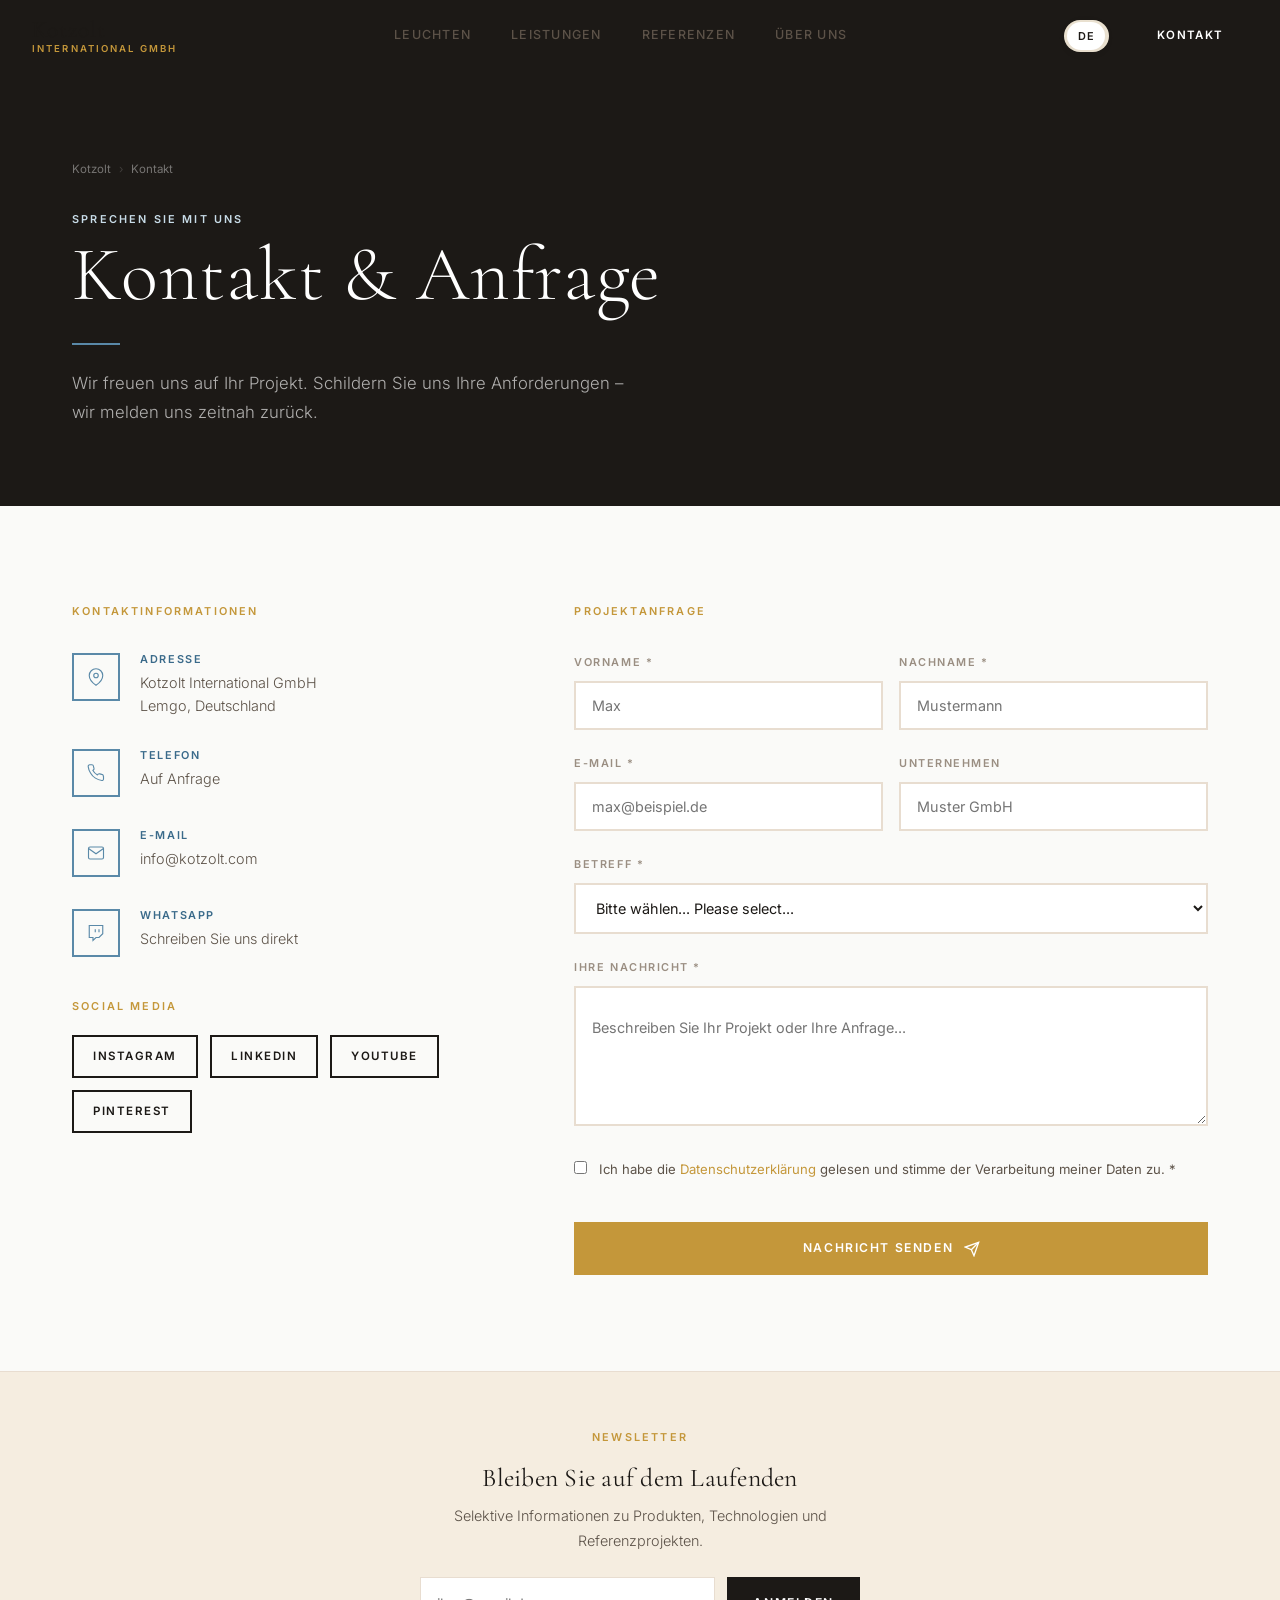
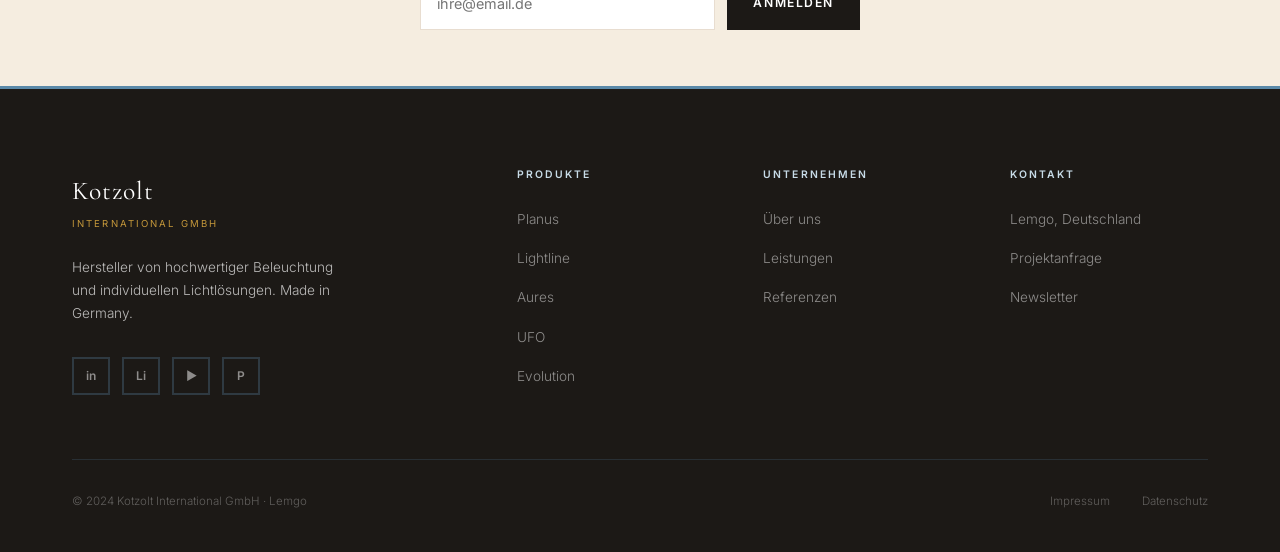
<file: kontakt.html>
<!DOCTYPE html>
<html lang="de" class="lang-de">
<head>
  <meta charset="UTF-8" />
  <meta name="viewport" content="width=device-width, initial-scale=1.0" />
  <title>Kontakt — Kotzolt International GmbH</title>
  <meta name="description" content="Kontaktieren Sie Kotzolt International GmbH für Projektanfragen, Beratung und individuelle Lichtlösungen." />
  <link rel="stylesheet" href="css/style.css" />
</head>
<body>

<!-- Scroll Progress -->
<div class="scroll-progress" id="scrollProgress"></div>

<nav class="mobile-nav" role="dialog">
  <button class="mobile-close" style="position:absolute;top:2rem;right:2rem;font-size:1.5rem;color:var(--text-primary);">✕</button>
  <a href="index.html"><span data-lang="de">Startseite</span><span data-lang="en">Home</span></a>
  <a href="produkte.html"><span data-lang="de">Leuchten</span><span data-lang="en">Products</span></a>
  <a href="leistungen.html"><span data-lang="de">Leistungen</span><span data-lang="en">Services</span></a>
  <a href="referenzen.html"><span data-lang="de">Referenzen</span><span data-lang="en">References</span></a>
  <a href="ueber-uns.html"><span data-lang="de">Über uns</span><span data-lang="en">About</span></a>
  <a href="kontakt.html"><span data-lang="de">Kontakt</span><span data-lang="en">Contact</span></a>
</nav>

<header class="site-header">
  <div class="nav-inner">
    <a href="index.html" class="nav-logo">
      <span class="logo-name">Kotzolt</span>
      <span class="logo-tagline">International GmbH</span>
    </a>
    <nav class="nav-links">
      <a href="produkte.html"><span data-lang="de">Leuchten</span><span data-lang="en">Products</span></a>
      <a href="leistungen.html"><span data-lang="de">Leistungen</span><span data-lang="en">Services</span></a>
      <a href="referenzen.html"><span data-lang="de">Referenzen</span><span data-lang="en">References</span></a>
      <a href="ueber-uns.html"><span data-lang="de">Über uns</span><span data-lang="en">About</span></a>
    </nav>
    <div class="nav-right">
      <div class="lang-switch">
        <button class="lang-btn" data-lang="de">DE</button>
        <button class="lang-btn" data-lang="en">EN</button>
      </div>
      <a href="kontakt.html" class="btn-contact active">
        <span data-lang="de">Kontakt</span><span data-lang="en">Contact</span>
      </a>
      <button class="nav-hamburger" aria-label="Menü">
        <span></span><span></span><span></span>
      </button>
    </div>
  </div>
</header>

<section class="page-hero">
  <div class="container">
    <div class="page-hero-content">
      <nav class="breadcrumb">
        <a href="index.html">Kotzolt</a>
        <span class="breadcrumb-sep">›</span>
        <span><span data-lang="de">Kontakt</span><span data-lang="en">Contact</span></span>
      </nav>
      <span class="label">
        <span data-lang="de">Sprechen Sie mit uns</span>
        <span data-lang="en">Talk to us</span>
      </span>
      <h1>
        <span data-lang="de">Kontakt &amp; Anfrage</span>
        <span data-lang="en">Contact &amp; Inquiry</span>
      </h1>
      <div class="divider"></div>
      <p>
        <span data-lang="de">Wir freuen uns auf Ihr Projekt. Schildern Sie uns Ihre Anforderungen – wir melden uns zeitnah zurück.</span>
        <span data-lang="en">We look forward to your project. Describe your requirements to us – we will get back to you promptly.</span>
      </p>
    </div>
  </div>
</section>

<section class="section">
  <div class="container">
    <div class="contact-grid">

      <!-- Contact Info -->
      <div class="fade-in">
        <span class="label" style="display:block;margin-bottom:2rem;">
          <span data-lang="de">Kontaktinformationen</span>
          <span data-lang="en">Contact Information</span>
        </span>

        <div class="contact-info-item">
          <div class="contact-icon">
            <svg viewBox="0 0 24 24"><path d="M21 10c0 7-9 13-9 13s-9-6-9-13a9 9 0 0 1 18 0z"/><circle cx="12" cy="10" r="3"/></svg>
          </div>
          <div>
            <h4>
              <span data-lang="de">Adresse</span>
              <span data-lang="en">Address</span>
            </h4>
            <p>
              Kotzolt International GmbH<br>
              Lemgo, Deutschland
            </p>
          </div>
        </div>

        <div class="contact-info-item">
          <div class="contact-icon">
            <svg viewBox="0 0 24 24"><path d="M22 16.92v3a2 2 0 0 1-2.18 2 19.79 19.79 0 0 1-8.63-3.07A19.5 19.5 0 0 1 4.69 12 19.79 19.79 0 0 1 1.61 3.42 2 2 0 0 1 3.58 1h3a2 2 0 0 1 2 1.72c.127.96.361 1.903.7 2.81a2 2 0 0 1-.45 2.11L7.91 8.54a16 16 0 0 0 6 6l.92-.92a2 2 0 0 1 2.11-.45c.907.339 1.85.573 2.81.7A2 2 0 0 1 21.73 16l.19.92z"/></svg>
          </div>
          <div>
            <h4>
              <span data-lang="de">Telefon</span>
              <span data-lang="en">Phone</span>
            </h4>
            <p>
              <a href="tel:+495261">
                <span data-lang="de">Auf Anfrage</span>
                <span data-lang="en">On request</span>
              </a>
            </p>
          </div>
        </div>

        <div class="contact-info-item">
          <div class="contact-icon">
            <svg viewBox="0 0 24 24"><path d="M4 4h16c1.1 0 2 .9 2 2v12c0 1.1-.9 2-2 2H4c-1.1 0-2-.9-2-2V6c0-1.1.9-2 2-2z"/><polyline points="22,6 12,13 2,6"/></svg>
          </div>
          <div>
            <h4>E-Mail</h4>
            <p>
              <a href="mailto:info@kotzolt.com">info@kotzolt.com</a>
            </p>
          </div>
        </div>

        <div class="contact-info-item">
          <div class="contact-icon">
            <svg viewBox="0 0 24 24"><path d="M21 2H3v16h5v4l4-4h4l5-5V2zm-10 9V7m5 4V7"/></svg>
          </div>
          <div>
            <h4>WhatsApp</h4>
            <p>
              <span data-lang="de">Schreiben Sie uns direkt</span>
              <span data-lang="en">Write to us directly</span>
            </p>
          </div>
        </div>

        <div style="margin-top:2.5rem;">
          <span class="label" style="display:block;margin-bottom:1.25rem;">
            <span data-lang="de">Social Media</span>
            <span data-lang="en">Social Media</span>
          </span>
          <div style="display:flex;gap:.75rem;flex-wrap:wrap;">
            <a href="https://www.instagram.com" target="_blank" rel="noopener" class="btn btn-outline" style="font-size:.72rem;padding:.6rem 1.2rem;">Instagram</a>
            <a href="https://www.linkedin.com" target="_blank" rel="noopener" class="btn btn-outline" style="font-size:.72rem;padding:.6rem 1.2rem;">LinkedIn</a>
            <a href="https://www.youtube.com/@kotzolt6738" target="_blank" rel="noopener" class="btn btn-outline" style="font-size:.72rem;padding:.6rem 1.2rem;">YouTube</a>
            <a href="https://www.pinterest.com" target="_blank" rel="noopener" class="btn btn-outline" style="font-size:.72rem;padding:.6rem 1.2rem;">Pinterest</a>
          </div>
        </div>
      </div>

      <!-- Contact Form -->
      <div class="fade-in fade-in-delay-1">
        <span class="label" style="display:block;margin-bottom:2rem;">
          <span data-lang="de">Projektanfrage</span>
          <span data-lang="en">Project Inquiry</span>
        </span>

        <form id="contactForm" novalidate>
          <div class="form-row">
            <div class="form-group">
              <label for="firstName">
                <span data-lang="de">Vorname *</span>
                <span data-lang="en">First name *</span>
              </label>
              <input type="text" id="firstName" name="firstName" required
                placeholder="Max" />
            </div>
            <div class="form-group">
              <label for="lastName">
                <span data-lang="de">Nachname *</span>
                <span data-lang="en">Last name *</span>
              </label>
              <input type="text" id="lastName" name="lastName" required
                placeholder="Mustermann" />
            </div>
          </div>

          <div class="form-row">
            <div class="form-group">
              <label for="email">E-Mail *</label>
              <input type="email" id="email" name="email" required
                placeholder="max@beispiel.de" />
            </div>
            <div class="form-group">
              <label for="company">
                <span data-lang="de">Unternehmen</span>
                <span data-lang="en">Company</span>
              </label>
              <input type="text" id="company" name="company"
                placeholder="Muster GmbH" />
            </div>
          </div>

          <div class="form-group">
            <label for="subject">
              <span data-lang="de">Betreff *</span>
              <span data-lang="en">Subject *</span>
            </label>
            <select id="subject" name="subject" required>
              <option value="" disabled selected>
                <span data-lang="de">Bitte wählen...</span>
                <span data-lang="en">Please select...</span>
              </option>
              <option value="produkt"><span data-lang="de">Produktanfrage</span><span data-lang="en">Product inquiry</span></option>
              <option value="projekt"><span data-lang="de">Projektberatung</span><span data-lang="en">Project consultation</span></option>
              <option value="sanierung"><span data-lang="de">Leuchtensanierung</span><span data-lang="en">Luminaire renovation</span></option>
              <option value="sonder"><span data-lang="de">Sonderanfertigung</span><span data-lang="en">Custom solution</span></option>
              <option value="karriere"><span data-lang="de">Karriere</span><span data-lang="en">Careers</span></option>
              <option value="sonstiges"><span data-lang="de">Sonstiges</span><span data-lang="en">Other</span></option>
            </select>
          </div>

          <div class="form-group">
            <label for="message">
              <span data-lang="de">Ihre Nachricht *</span>
              <span data-lang="en">Your message *</span>
            </label>
            <textarea id="message" name="message" required
              placeholder="&#10;Beschreiben Sie Ihr Projekt oder Ihre Anfrage...&#10;"></textarea>
          </div>

          <div class="form-group" style="display:flex;align-items:flex-start;gap:.75rem;">
            <input type="checkbox" id="privacy" name="privacy" required
              style="width:auto;margin-top:.2rem;accent-color:var(--gold);" />
            <label for="privacy" style="text-transform:none;letter-spacing:0;font-size:.82rem;color:var(--text-secondary);font-weight:400;">
              <span data-lang="de">Ich habe die <a href="#" style="color:var(--gold);">Datenschutzerklärung</a> gelesen und stimme der Verarbeitung meiner Daten zu. *</span>
              <span data-lang="en">I have read the <a href="#" style="color:var(--gold);">Privacy Policy</a> and consent to the processing of my data. *</span>
            </label>
          </div>

          <button type="submit" class="btn btn-gold" style="width:100%;justify-content:center;margin-top:.5rem;">
            <span data-lang="de">Nachricht senden</span>
            <span data-lang="en">Send message</span>
            <svg viewBox="0 0 24 24" stroke="currentColor" fill="none" stroke-width="2" style="width:16px;height:16px;">
              <line x1="22" y1="2" x2="11" y2="13"/><polygon points="22 2 15 22 11 13 2 9 22 2"/>
            </svg>
          </button>
        </form>
      </div>

    </div>
  </div>
</section>

<!-- Newsletter -->
<section class="section-sm" style="background:var(--bg-warm);border-top:1px solid var(--border);">
  <div class="container" style="text-align:center;max-width:560px;margin:0 auto;">
    <span class="label fade-in" style="display:block;margin-bottom:1rem;">Newsletter</span>
    <h3 class="fade-in fade-in-delay-1" style="margin-bottom:.75rem;font-size:1.6rem;">
      <span data-lang="de">Bleiben Sie auf dem Laufenden</span>
      <span data-lang="en">Stay up to date</span>
    </h3>
    <p class="fade-in fade-in-delay-2" style="color:var(--text-secondary);font-size:.9rem;font-weight:300;margin-bottom:1.5rem;">
      <span data-lang="de">Selektive Informationen zu Produkten, Technologien und Referenzprojekten.</span>
      <span data-lang="en">Selective information on products, technologies and reference projects.</span>
    </p>
    <form class="fade-in fade-in-delay-3" style="display:flex;gap:.75rem;max-width:440px;margin:0 auto;" onsubmit="return false;">
      <input type="email" placeholder="ihre@email.de" style="flex:1;padding:.875rem 1rem;border:1px solid var(--border);border-radius:var(--radius);font-family:var(--font-sans);font-size:.9rem;background:var(--white);outline:none;" />
      <button type="submit" class="btn btn-primary" style="white-space:nowrap;padding:.875rem 1.5rem;">
        <span data-lang="de">Anmelden</span>
        <span data-lang="en">Subscribe</span>
      </button>
    </form>
  </div>
</section>

<footer class="site-footer">
  <div class="container">
    <div class="footer-grid">
      <div class="footer-brand">
        <div class="logo-name">Kotzolt</div>
        <div class="logo-sub">International GmbH</div>
        <p><span data-lang="de">Hersteller von hochwertiger Beleuchtung und individuellen Lichtlösungen. Made in Germany.</span><span data-lang="en">Manufacturer of high-quality lighting and individual light solutions. Made in Germany.</span></p>
        <div class="footer-social">
          <a href="#" class="social-icon">in</a>
          <a href="#" class="social-icon">Li</a>
          <a href="#" class="social-icon">▶</a>
          <a href="#" class="social-icon">P</a>
        </div>
      </div>
      <div class="footer-col">
        <h5><span data-lang="de">Produkte</span><span data-lang="en">Products</span></h5>
        <ul>
          <li><a href="produkte.html">Planus</a></li>
          <li><a href="produkte.html">Lightline</a></li>
          <li><a href="produkte.html">Aures</a></li>
          <li><a href="produkte.html">UFO</a></li>
          <li><a href="produkte.html">Evolution</a></li>
        </ul>
      </div>
      <div class="footer-col">
        <h5><span data-lang="de">Unternehmen</span><span data-lang="en">Company</span></h5>
        <ul>
          <li><a href="ueber-uns.html"><span data-lang="de">Über uns</span><span data-lang="en">About us</span></a></li>
          <li><a href="leistungen.html"><span data-lang="de">Leistungen</span><span data-lang="en">Services</span></a></li>
          <li><a href="referenzen.html"><span data-lang="de">Referenzen</span><span data-lang="en">References</span></a></li>
        </ul>
      </div>
      <div class="footer-col">
        <h5><span data-lang="de">Kontakt</span><span data-lang="en">Contact</span></h5>
        <ul>
          <li><a href="kontakt.html">Lemgo, Deutschland</a></li>
          <li><a href="kontakt.html"><span data-lang="de">Projektanfrage</span><span data-lang="en">Project inquiry</span></a></li>
          <li><a href="kontakt.html">Newsletter</a></li>
        </ul>
      </div>
    </div>
    <div class="footer-bottom">
      <span>© 2024 Kotzolt International GmbH · Lemgo</span>
      <div class="footer-legal">
        <a href="#"><span data-lang="de">Impressum</span><span data-lang="en">Legal Notice</span></a>
        <a href="#"><span data-lang="de">Datenschutz</span><span data-lang="en">Privacy Policy</span></a>
      </div>
    </div>
  </div>
</footer>

<script src="js/main.js"></script>
</body>
</html>
</file>
<file: css/style.css>
/* ============================================================
   KOTZOLT — Premium Design · v2
   Scroll-Effekte · Parallax · Kalte Grenzen · Starke Schatten
   ============================================================ */

@import url('https://fonts.googleapis.com/css2?family=Cormorant+Garamond:ital,wght@0,300;0,400;0,500;0,600;1,300;1,400&family=Inter:wght@300;400;500;600&display=swap');

/* ── Variables ─────────────────────────────────────────────── */
:root {
  --bg-primary:    #FAFAF8;
  --bg-warm:       #F5EDE0;
  --bg-cream:      #EDE4D3;
  --bg-card:       #FDFCF9;
  --text-primary:  #1C1916;
  --text-secondary:#5C5248;
  --text-muted:    #9A8E82;
  --gold:          #C4973A;
  --gold-light:    #D4B060;
  --gold-pale:     #F0E4C8;
  --gold-dark:     #9B7520;
  --cold:          #5A89A8;
  --cold-dark:     #3A6A8A;
  --cold-pale:     #C8DCE8;
  --border:        #E8DDD0;
  --border-light:  #F0EAE0;
  --white:         #FFFFFF;
  --shadow-hard:   10px 10px 0 var(--text-primary);
  --shadow-cold:   10px 10px 0 var(--cold-dark);
  --shadow-strong: 0 30px 90px rgba(28,25,22,.22);
  --shadow-sm:     0 2px 12px rgba(28,25,22,.06);
  --shadow-md:     0 6px 30px rgba(28,25,22,.10);
  --radius:        0px;
  --transition:    .38s cubic-bezier(.4,0,.2,1);
  --font-serif:    'Cormorant Garamond', Georgia, serif;
  --font-sans:     'Inter', system-ui, sans-serif;
}

/* ── Reset ──────────────────────────────────────────────────── */
*, *::before, *::after { box-sizing: border-box; margin: 0; padding: 0; }
html { font-size: 16px; scroll-behavior: smooth; -webkit-font-smoothing: antialiased; }
body { font-family: var(--font-sans); background: var(--bg-primary); color: var(--text-primary); line-height: 1.7; overflow-x: hidden; }
img  { max-width: 100%; display: block; }
a    { color: inherit; text-decoration: none; }
ul   { list-style: none; }
button { cursor: pointer; border: none; background: none; font: inherit; }

/* ── Typography ─────────────────────────────────────────────── */
h1, h2, h3, h4, h5 { font-family: var(--font-serif); font-weight: 400; line-height: 1.15; letter-spacing: .01em; }
h1 { font-size: clamp(2.8rem, 6vw, 5.5rem); }
h2 { font-size: clamp(2rem, 4vw, 3.4rem); }
h3 { font-size: clamp(1.4rem, 2.2vw, 2rem); }
h4 { font-size: 1.2rem; }
.label { font-family: var(--font-sans); font-size: .68rem; font-weight: 600; letter-spacing: .2em; text-transform: uppercase; color: var(--gold); }

/* ── Layout ─────────────────────────────────────────────────── */
.container  { max-width: 1200px; margin: 0 auto; padding: 0 2rem; }
.section    { padding: 6rem 0; }
.section-sm { padding: 3.5rem 0; }
.section-lg { padding: 9rem 0; }

/* ── Divider ────────────────────────────────────────────────── */
.divider        { width: 48px; height: 2px; background: var(--gold); margin: 1.5rem 0; }
.divider-center { margin: 1.5rem auto; }
.divider-cold   { background: var(--cold); }

/* ── Navigation ─────────────────────────────────────────────── */
.site-header { position: fixed; top: 0; left: 0; right: 0; z-index: 100; transition: background var(--transition), box-shadow var(--transition); }
.site-header.scrolled { background: rgba(250,250,248,.96); backdrop-filter: blur(14px); -webkit-backdrop-filter: blur(14px); box-shadow: 0 1px 0 var(--border), var(--shadow-sm); }
.nav-inner { display: flex; align-items: center; justify-content: space-between; height: 72px; padding: 0 2rem; max-width: 1360px; margin: 0 auto; }
.nav-logo { display: flex; flex-direction: column; line-height: 1; }
.nav-logo .logo-name    { font-family: var(--font-serif); font-size: 1.45rem; font-weight: 500; color: var(--text-primary); letter-spacing: .04em; }
.nav-logo .logo-tagline { font-size: .6rem; font-weight: 600; letter-spacing: .22em; text-transform: uppercase; color: var(--gold); margin-top: .12rem; }
.nav-links { display: flex; align-items: center; gap: 2.5rem; }
.nav-links a { font-size: .78rem; font-weight: 500; letter-spacing: .1em; text-transform: uppercase; color: var(--text-secondary); transition: color var(--transition); position: relative; padding-bottom: .2rem; }
.nav-links a::after { content: ''; position: absolute; bottom: 0; left: 0; width: 0; height: 1px; background: var(--cold); transition: width var(--transition); }
.nav-links a:hover, .nav-links a.active { color: var(--text-primary); }
.nav-links a:hover::after, .nav-links a.active::after { width: 100%; }
.nav-right { display: flex; align-items: center; gap: 1.5rem; }
.lang-switch { display: flex; align-items: center; gap: .2rem; background: var(--bg-cream); border-radius: 20px; padding: .15rem .2rem; }
.lang-btn { font-size: .68rem; font-weight: 600; letter-spacing: .1em; padding: .3rem .65rem; border-radius: 16px; color: var(--text-muted); transition: all var(--transition); }
.lang-btn.active { background: var(--white); color: var(--text-primary); box-shadow: var(--shadow-sm); }
.btn-contact { font-size: .72rem; font-weight: 600; letter-spacing: .12em; text-transform: uppercase; padding: .6rem 1.4rem; background: var(--text-primary); color: var(--white); border: 2px solid var(--text-primary); transition: all var(--transition); }
.btn-contact:hover { background: transparent; color: var(--text-primary); }
.nav-hamburger { display: none; flex-direction: column; gap: 5px; padding: .5rem; }
.nav-hamburger span { display: block; width: 24px; height: 1.5px; background: var(--text-primary); transition: all var(--transition); }

/* Mobile nav */
.mobile-nav { display: none; position: fixed; inset: 0; background: var(--bg-primary); z-index: 99; flex-direction: column; align-items: center; justify-content: center; gap: 2rem; }
.mobile-nav.open { display: flex; }
.mobile-nav a { font-family: var(--font-serif); font-size: 2rem; color: var(--text-primary); transition: color var(--transition); }
.mobile-nav a:hover { color: var(--cold); }

/* ── Buttons ─────────────────────────────────────────────────── */
.btn { display: inline-flex; align-items: center; gap: .65rem; font-size: .76rem; font-weight: 600; letter-spacing: .13em; text-transform: uppercase; padding: .9rem 2rem; transition: all var(--transition); border: 2px solid transparent; }
.btn-primary { background: var(--text-primary); color: var(--white); border-color: var(--text-primary); }
.btn-primary:hover { background: var(--cold-dark); border-color: var(--cold-dark); box-shadow: var(--shadow-cold); transform: translate(-2px,-2px); }
.btn-outline { background: transparent; color: var(--text-primary); border-color: var(--text-primary); }
.btn-outline:hover { background: var(--text-primary); color: var(--white); box-shadow: var(--shadow-hard); transform: translate(-2px,-2px); }
.btn-gold { background: var(--gold); color: var(--white); border-color: var(--gold); }
.btn-gold:hover { background: var(--gold-dark); border-color: var(--gold-dark); box-shadow: 10px 10px 0 var(--gold-pale); transform: translate(-2px,-2px); }
.btn-cold { background: var(--cold-dark); color: var(--white); border-color: var(--cold-dark); }
.btn-cold:hover { background: var(--text-primary); border-color: var(--text-primary); box-shadow: var(--shadow-hard); transform: translate(-2px,-2px); }
.btn svg { width: 16px; height: 16px; transition: transform var(--transition); flex-shrink: 0; }
.btn:hover svg { transform: translateX(4px); }

/* ── HERO ────────────────────────────────────────────────────── */
.hero { position: relative; min-height: 100vh; display: flex; align-items: center; overflow: hidden; }
.hero-parallax-bg {
  position: absolute; inset: -25% 0;
  
  background-size: cover; background-position: center;
  will-change: transform;
}
.hero-overlay { position: absolute; inset: 0; background: linear-gradient(105deg, rgba(250,250,248,.94) 0%, rgba(245,237,224,.88) 40%, rgba(237,228,211,.6) 70%, transparent 100%); }
.hero-content { position: relative; z-index: 1; padding-top: 72px; max-width: 780px; }
.hero-content .label { margin-bottom: 1.5rem; display: block; }
.hero-content h1 { font-weight: 300; margin-bottom: 1.5rem; }
.hero-content h1 em { font-style: italic; color: var(--cold-dark); }
.hero-lead { font-size: 1.05rem; color: var(--text-secondary); max-width: 520px; margin-bottom: 2.5rem; font-weight: 300; line-height: 1.75; }
.hero-cta { display: flex; align-items: center; gap: 1.25rem; flex-wrap: wrap; }
.hero-badge { position: absolute; top: 50%; right: 5%; transform: translateY(-50%); display: flex; flex-direction: column; align-items: center; gap: .5rem; border: 2px solid var(--cold); padding: 2rem 1.75rem; background: rgba(255,255,255,.85); backdrop-filter: blur(8px); box-shadow: var(--shadow-cold); }
.hero-badge .badge-num { font-family: var(--font-serif); font-size: 3.5rem; font-weight: 300; color: var(--cold-dark); line-height: 1; }
.hero-badge .badge-label { font-size: .62rem; font-weight: 600; letter-spacing: .18em; text-transform: uppercase; color: var(--text-muted); text-align: center; max-width: 120px; }
.hero-scroll { position: absolute; bottom: 2.5rem; left: 50%; transform: translateX(-50%); display: flex; flex-direction: column; align-items: center; gap: .5rem; color: var(--text-muted); font-size: .6rem; letter-spacing: .22em; text-transform: uppercase; animation: scrollBounce 2.5s ease-in-out infinite; }
.scroll-line { width: 1px; height: 52px; background: linear-gradient(to bottom, var(--cold), transparent); }
@keyframes scrollBounce { 0%,100%{transform:translateX(-50%) translateY(0);opacity:.8} 50%{transform:translateX(-50%) translateY(7px);opacity:.3} }

/* ── Counter Bar ─────────────────────────────────────────────── */
.counter-bar { background: var(--text-primary); }
.counter-grid { display: grid; grid-template-columns: repeat(4, 1fr); border: 2px solid var(--cold); box-shadow: var(--shadow-cold); }
.counter-item { padding: 2.75rem 2rem; text-align: center; border-right: 1px solid rgba(90,137,168,.25); position: relative; }
.counter-item:last-child { border-right: none; }
.counter-item::before { content: ''; position: absolute; top: 0; left: 0; right: 0; height: 2px; background: transparent; transition: background var(--transition); }
.counter-item:hover::before { background: var(--gold); }
.counter-num { font-family: var(--font-serif); font-size: 3.8rem; font-weight: 300; color: var(--gold); line-height: 1; display: block; }
.counter-label { font-size: .62rem; font-weight: 600; letter-spacing: .2em; text-transform: uppercase; color: rgba(255,255,255,.4); margin-top: .75rem; display: block; }

/* ── ARROW INFO LAYOUT ───────────────────────────────────────── */
/* Das Kernstück: Bild ──→ Info oder Info ←── Bild */
.arrow-info-list { display: flex; flex-direction: column; gap: 2px; background: var(--cold); }
.arrow-info {
  display: flex;
  align-items: stretch;
  min-height: 400px;
  background: var(--bg-card);
  overflow: hidden;
  transition: transform var(--transition);
  position: relative;
}
.arrow-info::after {
  content: '';
  position: absolute;
  inset: 0;
  box-shadow: inset 0 0 0 2px var(--cold);
  pointer-events: none;
  opacity: 0;
  transition: opacity var(--transition);
}
.arrow-info:hover::after { opacity: 1; }
.arrow-info:hover { transform: translateX(-4px); box-shadow: 14px 0 0 var(--cold); }
.arrow-info.reverse { flex-direction: row-reverse; }
.arrow-info.reverse:hover { transform: translateX(4px); box-shadow: -14px 0 0 var(--cold); }

.arrow-info-img { width: 46%; flex-shrink: 0; position: relative; overflow: hidden; }
.arrow-info-img img { width: 100%; height: 100%; object-fit: cover; transition: transform 1s ease; display: block; }
.arrow-info:hover .arrow-info-img img { transform: scale(1.07); }
.arrow-img-overlay { position: absolute; inset: 0; background: linear-gradient(to right, transparent 60%, rgba(253,252,249,.2)); pointer-events: none; }
.arrow-info.reverse .arrow-img-overlay { background: linear-gradient(to left, transparent 60%, rgba(253,252,249,.2)); }

.arrow-info-connector {
  width: 80px; flex-shrink: 0;
  display: flex; align-items: center; justify-content: center;
  background: var(--text-primary);
  border-left: 2px solid var(--cold);
  border-right: 2px solid var(--cold);
  position: relative;
}
.arrow-info-connector::before {
  font-family: var(--font-serif);
  font-size: 3rem; font-weight: 300;
  color: var(--gold);
  content: '→';
  line-height: 1;
  display: block;
  transition: transform var(--transition), color var(--transition);
}
.arrow-info:hover .arrow-info-connector::before { transform: scale(1.2); color: var(--cold-pale); }
.arrow-info.reverse .arrow-info-connector::before { content: '←'; }

.arrow-info-body {
  flex: 1;
  padding: 3rem 3.5rem;
  display: flex; flex-direction: column; justify-content: center;
  border-top: 3px solid transparent;
  transition: border-color var(--transition);
}
.arrow-info:hover .arrow-info-body { border-top-color: var(--cold); }
.arrow-info-body .label { margin-bottom: 1rem; display: block; }
.arrow-info-body h3 { font-size: clamp(1.5rem, 2.2vw, 2.1rem); margin-bottom: 1rem; }
.arrow-info-body .divider { margin: 1rem 0 1.25rem; }
.arrow-info-body p { font-size: .88rem; color: var(--text-secondary); font-weight: 300; line-height: 1.8; margin-bottom: .75rem; }
.arrow-info-tags { display: flex; flex-wrap: wrap; gap: .4rem; margin-top: 1.25rem; margin-bottom: 1.5rem; }
.arrow-tag { font-size: .62rem; font-weight: 600; letter-spacing: .12em; text-transform: uppercase; padding: .3rem .75rem; border: 1.5px solid var(--cold-pale); color: var(--cold-dark); }

/* ── Parallax Divider ────────────────────────────────────────── */
.parallax-divider {
  position: relative; overflow: hidden;
  min-height: 420px; display: flex; align-items: center;
}
.parallax-divider-bg {
  position: absolute; inset: -30% 0;
  background-size: cover; background-position: center;
  will-change: transform;
}
.parallax-divider-overlay { position: absolute; inset: 0; }
.parallax-divider-content { position: relative; z-index: 1; color: var(--white); }
.parallax-divider-content blockquote {
  font-family: var(--font-serif); font-size: clamp(1.8rem, 3.5vw, 3rem);
  font-weight: 300; font-style: italic; line-height: 1.35; color: var(--white);
}
.parallax-divider-content blockquote cite {
  display: block; font-family: var(--font-sans); font-style: normal;
  font-size: .72rem; font-weight: 600; letter-spacing: .2em;
  text-transform: uppercase; color: var(--gold-light); margin-top: 1.75rem;
}

/* ── Section Header ─────────────────────────────────────────── */
.section-header { text-align: center; max-width: 640px; margin: 0 auto 4rem; }
.section-header.left { text-align: left; margin-left: 0; }
.section-header .label { display: block; margin-bottom: 1rem; }
.section-header p { color: var(--text-secondary); font-size: 1rem; font-weight: 300; margin-top: 1rem; line-height: 1.75; }

/* ── References enhanced ─────────────────────────────────────── */
.ref-visual-img { width: 100%; height: 100%; object-fit: cover; transition: transform 1s ease; }
.arrow-info:hover .ref-visual-img { transform: scale(1.06); }
.ref-location-badge {
  position: absolute; bottom: 1.5rem; left: 1.5rem;
  background: var(--text-primary); color: var(--gold-light);
  font-size: .62rem; font-weight: 600; letter-spacing: .18em; text-transform: uppercase;
  padding: .45rem 1rem; border: 1px solid var(--cold); z-index: 2;
}

/* ── Services ────────────────────────────────────────────────── */
.service-item { background: var(--bg-card); padding: 3rem 2.5rem; transition: all var(--transition); border: 2px solid transparent; border-bottom: 2px solid var(--cold-pale); }
.service-item:hover { border-color: var(--cold); box-shadow: var(--shadow-cold); transform: translate(-4px,-4px); }
.service-icon { width: 52px; height: 52px; background: var(--text-primary); display: flex; align-items: center; justify-content: center; margin-bottom: 1.75rem; border: 2px solid var(--cold); }
.service-icon svg { width: 22px; height: 22px; stroke: var(--cold-pale); fill: none; stroke-width: 1.5; }
.service-item h3 { font-size: 1.35rem; margin-bottom: .75rem; }
.service-item p { font-size: .875rem; color: var(--text-secondary); font-weight: 300; line-height: 1.75; }
.services-list { display: grid; grid-template-columns: repeat(2, 1fr); gap: 2px; background: var(--cold-pale); }
@media (max-width: 768px) { .services-list { grid-template-columns: 1fr; } }

/* ── CTA Banner ──────────────────────────────────────────────── */
.cta-banner { background: var(--text-primary); position: relative; overflow: hidden; }
.cta-banner-bg { position: absolute; inset: -20% 0; background-size: cover; background-position: center; will-change: transform; }
.cta-banner-overlay { position: absolute; inset: 0; background: rgba(28,25,22,.82); }
.cta-banner-border { position: absolute; inset: 20px; border: 1px solid rgba(90,137,168,.3); pointer-events: none; }
.cta-banner-content { position: relative; z-index: 1; text-align: center; }
.cta-banner-content .label { color: var(--cold-pale); margin-bottom: 1.25rem; display: block; }
.cta-banner-content h2 { color: var(--white); margin-bottom: 1rem; }
.cta-banner-content p { color: rgba(255,255,255,.6); font-size: 1rem; font-weight: 300; max-width: 480px; margin: 0 auto 2.5rem; }

/* ── Product visual (no image) ───────────────────────────────── */
.product-visual-bg {
  width: 100%; height: 100%;
  display: flex; align-items: center; justify-content: center;
  position: relative; overflow: hidden;
  background: var(--bg-cream);
}
.product-visual-bg::before {
  content: '';
  position: absolute; inset: 0;
  background: radial-gradient(ellipse at 50% 30%, rgba(90,137,168,.15) 0%, transparent 65%);
}
.product-visual-bg span { font-size: 5rem; opacity: .22; position: relative; z-index: 1; }

/* ── Page Hero (Unterseiten) ─────────────────────────────────── */
.page-hero { padding: 10rem 0 5rem; position: relative; overflow: hidden; background: var(--text-primary); }
.page-hero-bg { position: absolute; inset: -20% 0; background-size: cover; background-position: center; will-change: transform; opacity: .35; }
.page-hero-overlay { position: absolute; inset: 0; background: linear-gradient(to right, rgba(28,25,22,.9) 0%, rgba(28,25,22,.6) 100%); }
.page-hero-content { position: relative; z-index: 1; }
.page-hero .label { color: var(--cold-pale); margin-bottom: 1rem; }
.page-hero h1 { color: var(--white); font-weight: 300; margin-bottom: 1.25rem; }
.page-hero p { font-size: 1.05rem; color: rgba(255,255,255,.65); font-weight: 300; max-width: 560px; }
.page-hero .divider { background: var(--cold); }

/* ── Breadcrumb ──────────────────────────────────────────────── */
.breadcrumb { display: flex; align-items: center; gap: .5rem; font-size: .72rem; color: rgba(255,255,255,.4); margin-bottom: 1.5rem; }
.breadcrumb a { color: rgba(255,255,255,.4); transition: color var(--transition); }
.breadcrumb a:hover { color: var(--cold-pale); }
.breadcrumb-sep { opacity: .4; }

/* ── Footer ──────────────────────────────────────────────────── */
.site-footer { background: var(--text-primary); color: rgba(255,255,255,.7); padding: 5rem 0 2.5rem; border-top: 3px solid var(--cold); }
.footer-grid { display: grid; grid-template-columns: 2fr 1fr 1fr 1fr; gap: 3rem; margin-bottom: 4rem; }
.footer-brand .logo-name { font-family: var(--font-serif); font-size: 1.6rem; color: var(--white); letter-spacing: .04em; }
.footer-brand .logo-sub  { font-size: .6rem; letter-spacing: .22em; text-transform: uppercase; color: var(--gold); margin-top: .2rem; margin-bottom: 1.5rem; }
.footer-brand p { font-size: .85rem; font-weight: 300; line-height: 1.7; max-width: 280px; }
.footer-social { display: flex; gap: .75rem; margin-top: 2rem; }
.social-icon { width: 38px; height: 38px; border: 2px solid rgba(90,137,168,.3); display: flex; align-items: center; justify-content: center; transition: all var(--transition); font-size: .75rem; font-weight: 600; color: rgba(255,255,255,.5); }
.social-icon:hover { border-color: var(--cold); background: rgba(90,137,168,.15); color: var(--cold-pale); transform: translate(-2px,-2px); box-shadow: 4px 4px 0 var(--cold-dark); }
.footer-col h5 { font-family: var(--font-sans); font-size: .65rem; font-weight: 600; letter-spacing: .2em; text-transform: uppercase; color: var(--cold-pale); margin-bottom: 1.5rem; }
.footer-col ul { display: flex; flex-direction: column; gap: .75rem; }
.footer-col a { font-size: .85rem; font-weight: 300; color: rgba(255,255,255,.5); transition: color var(--transition); }
.footer-col a:hover { color: var(--gold-light); }
.footer-bottom { padding-top: 2rem; border-top: 1px solid rgba(90,137,168,.2); display: flex; justify-content: space-between; align-items: center; font-size: .72rem; font-weight: 300; color: rgba(255,255,255,.3); }
.footer-legal { display: flex; gap: 2rem; }
.footer-legal a { color: rgba(255,255,255,.3); transition: color var(--transition); }
.footer-legal a:hover { color: var(--cold-pale); }

/* ── Contact ─────────────────────────────────────────────────── */
.contact-grid { display: grid; grid-template-columns: 1fr 1.5fr; gap: 5rem; align-items: start; }
.contact-info-item { display: flex; gap: 1.25rem; margin-bottom: 2rem; }
.contact-icon { width: 48px; height: 48px; background: transparent; border: 2px solid var(--cold); display: flex; align-items: center; justify-content: center; flex-shrink: 0; transition: all var(--transition); }
.contact-info-item:hover .contact-icon { background: var(--cold-dark); border-color: var(--cold-dark); box-shadow: var(--shadow-cold); transform: translate(-2px,-2px); }
.contact-icon svg { width: 18px; height: 18px; stroke: var(--cold); fill: none; stroke-width: 1.5; transition: stroke var(--transition); }
.contact-info-item:hover .contact-icon svg { stroke: var(--white); }
.contact-info-item h4 { font-family: var(--font-sans); font-size: .68rem; font-weight: 600; letter-spacing: .15em; text-transform: uppercase; color: var(--cold-dark); margin-bottom: .35rem; }
.contact-info-item p, .contact-info-item a { font-size: .9rem; color: var(--text-secondary); font-weight: 300; line-height: 1.6; }
.form-group { margin-bottom: 1.5rem; }
.form-group label { display: block; font-size: .68rem; font-weight: 600; letter-spacing: .14em; text-transform: uppercase; color: var(--text-muted); margin-bottom: .6rem; }
.form-group input, .form-group select, .form-group textarea { width: 100%; padding: .875rem 1rem; background: var(--white); border: 2px solid var(--border); font-family: var(--font-sans); font-size: .9rem; color: var(--text-primary); transition: border-color var(--transition), box-shadow var(--transition); outline: none; border-radius: 0; }
.form-group input:focus, .form-group select:focus, .form-group textarea:focus { border-color: var(--cold); box-shadow: 4px 4px 0 var(--cold-pale); }
.form-group textarea { min-height: 140px; resize: vertical; }
.form-row { display: grid; grid-template-columns: 1fr 1fr; gap: 1rem; }

/* ── About ───────────────────────────────────────────────────── */
.about-split { display: grid; grid-template-columns: 1fr 1fr; gap: 6rem; align-items: center; }
.about-visual { position: relative; overflow: hidden; height: 520px; border: 2px solid var(--cold); box-shadow: var(--shadow-cold); }
.about-visual img { width: 100%; height: 100%; object-fit: cover; }
.about-visual-caption { position: absolute; bottom: 0; left: 0; right: 0; padding: 1.5rem; background: linear-gradient(to top, rgba(28,25,22,.85), transparent); color: rgba(255,255,255,.7); font-size: .72rem; letter-spacing: .15em; text-transform: uppercase; font-weight: 500; }
.value-item { display: flex; gap: 1.25rem; padding: 1.5rem 0; border-bottom: 1px solid var(--border-light); }
.value-item:last-child { border-bottom: none; }
.value-num { font-family: var(--font-serif); font-size: 1.5rem; font-weight: 300; color: var(--cold); min-width: 2rem; }
.value-item h4 { font-size: 1rem; font-weight: 500; margin-bottom: .4rem; }
.value-item p { font-size: .85rem; color: var(--text-secondary); font-weight: 300; line-height: 1.65; }

/* ── Scroll Animations ───────────────────────────────────────── */
.fade-in     { opacity: 0; transform: translateY(30px);  transition: opacity .75s ease, transform .75s ease; }
.slide-left  { opacity: 0; transform: translateX(-70px); transition: opacity .7s ease, transform .7s ease; }
.slide-right { opacity: 0; transform: translateX(70px);  transition: opacity .7s ease, transform .7s ease; }
.scale-up    { opacity: 0; transform: scale(.88);         transition: opacity .7s ease, transform .7s ease; }
.clip-reveal { clip-path: inset(0 100% 0 0); opacity: 1;  transition: clip-path .9s cubic-bezier(.4,0,.2,1); }
.fade-in-delay-1 { transition-delay: .1s; }
.fade-in-delay-2 { transition-delay: .2s; }
.fade-in-delay-3 { transition-delay: .3s; }
.fade-in-delay-4 { transition-delay: .45s; }
.fade-in.visible, .slide-left.visible, .slide-right.visible, .scale-up.visible { opacity: 1; transform: none; }
.clip-reveal.visible { clip-path: inset(0 0% 0 0); }

/* ── Responsive ──────────────────────────────────────────────── */
@media (max-width: 1024px) {
  .footer-grid { grid-template-columns: 1fr 1fr; }
  .about-split { grid-template-columns: 1fr; gap: 3rem; }
  .about-visual { height: 320px; }
  .contact-grid { grid-template-columns: 1fr; gap: 3rem; }
  .hero-badge { display: none; }
}
@media (max-width: 768px) {
  .nav-links, .btn-contact { display: none; }
  .nav-hamburger { display: flex; }
  .counter-grid { grid-template-columns: repeat(2, 1fr); }
  .counter-item { border-bottom: 1px solid rgba(90,137,168,.2); }
  .arrow-info { flex-direction: column !important; min-height: auto; }
  .arrow-info:hover { transform: none; box-shadow: none; }
  .arrow-info-img { width: 100%; height: 240px; }
  .arrow-info-connector { width: 100%; height: 60px; border-left: none; border-right: none; border-top: 2px solid var(--cold); border-bottom: 2px solid var(--cold); }
  .arrow-info-connector::before { font-size: 2rem; }
  .arrow-info-body { padding: 2rem 1.5rem; }
  .form-row { grid-template-columns: 1fr; }
  .footer-grid { grid-template-columns: 1fr; gap: 2rem; }
  .footer-bottom { flex-direction: column; gap: 1rem; text-align: center; }
  .hero-cta { flex-direction: column; align-items: flex-start; }
}
@media (max-width: 480px) {
  .container { padding: 0 1.25rem; }
  .counter-grid { grid-template-columns: 1fr 1fr; }
}

/* Lang */
.lang-en [data-lang="de"], .lang-de [data-lang="en"] { display: none; }

/* ══════════════════════════════════════════════════════════════
   v3 ADDITIONS: Progress Bar · Slider · Arrows · More Parallax
   ══════════════════════════════════════════════════════════════ */

/* ── Scroll Progress Bar ─────────────────────────────────────── */
.scroll-progress {
  position: fixed;
  top: 0; left: 0;
  height: 3px;
  width: 0%;
  background: linear-gradient(90deg, var(--gold) 0%, var(--cold) 60%, var(--cold-pale) 100%);
  z-index: 300;
  pointer-events: none;
  transition: width .08s linear;
}

/* ── Product Slider (FORMATIO-style) ─────────────────────────── */
.product-slider {
  position: relative;
  background: var(--text-primary);
  border-top: 2px solid var(--cold);
  border-bottom: 2px solid var(--cold);
  overflow: hidden;
}
.slider-viewport { overflow: hidden; }
.slider-track {
  display: flex;
  will-change: transform;
}
.slide { min-width: 100%; position: relative; }

.slide-image-wrap {
  height: 62vh;
  overflow: hidden;
  position: relative;
}
.slide-image-wrap img {
  width: 100%;
  height: 120%;
  object-fit: cover;
  object-position: center;
  display: block;
  will-change: transform;
}
.slide-image-overlay {
  position: absolute;
  inset: 0;
  background: linear-gradient(to top, rgba(28,25,22,.75) 0%, transparent 50%);
  pointer-events: none;
}
.slide-badge {
  position: absolute;
  top: 1.5rem; right: 1.5rem;
  background: rgba(28,25,22,.85);
  border: 1.5px solid var(--cold);
  padding: .45rem 1rem;
  font-size: .6rem;
  font-weight: 600;
  letter-spacing: .2em;
  text-transform: uppercase;
  color: var(--cold-pale);
  backdrop-filter: blur(4px);
}

.slide-content {
  background: var(--bg-card);
  padding: 2.25rem 3rem 2.5rem;
  border-left: 2px solid var(--cold);
  border-right: 2px solid var(--cold);
  border-bottom: 2px solid var(--cold);
  display: grid;
  grid-template-columns: 1fr auto;
  gap: 2rem;
  align-items: center;
}
.slide-text .label { margin-bottom: .75rem; display: block; }
.slide-text h3     { font-size: clamp(1.6rem, 3vw, 2.4rem); margin-bottom: .75rem; line-height: 1.1; }
.slide-text p      { font-size: .88rem; color: var(--text-secondary); font-weight: 300; line-height: 1.75; max-width: 600px; }
.slide-text .btn   { margin-top: 1.25rem; }

.slider-controls {
  display: flex;
  flex-direction: column;
  align-items: center;
  gap: .75rem;
  flex-shrink: 0;
}
.slider-counter {
  font-family: var(--font-serif);
  font-size: 1.15rem;
  font-weight: 300;
  color: var(--text-muted);
  min-width: 56px;
  text-align: center;
}
.slider-counter .cur { color: var(--text-primary); font-weight: 500; }
.slider-nav-btns { display: flex; gap: .4rem; }
.slider-btn {
  width: 52px; height: 52px;
  background: var(--text-primary);
  border: 2px solid var(--cold);
  display: flex; align-items: center; justify-content: center;
  font-family: var(--font-serif);
  font-size: 1.5rem; font-weight: 300;
  color: var(--gold);
  transition: all var(--transition);
  cursor: pointer;
}
.slider-btn:hover {
  background: var(--cold-dark);
  border-color: var(--cold);
  box-shadow: var(--shadow-cold);
  transform: translate(-2px,-2px);
}

/* Auto-progress line at bottom of image */
.slider-auto-line {
  position: absolute;
  bottom: 0; left: 0;
  height: 3px;
  background: linear-gradient(90deg, var(--gold), var(--cold));
  width: 0%;
  z-index: 2;
}

/* ── Slider Dots ────────────────────────────────────────────── */
.slider-dots {
  position: absolute;
  bottom: calc(38vh + .75rem);
  left: 50%;
  transform: translateX(-50%);
  display: flex;
  gap: .5rem;
  z-index: 3;
}
.sdot {
  width: 28px; height: 3px;
  background: rgba(255,255,255,.35);
  transition: all var(--transition);
  cursor: pointer;
}
.sdot.active {
  background: var(--gold);
  width: 44px;
}

/* ── Enhanced Arrow Connector (mobile esp.) ──────────────────── */
.arrow-info-connector {
  width: 80px; flex-shrink: 0;
  display: flex; align-items: center; justify-content: center;
  background: var(--text-primary);
  border-left: 2px solid var(--cold);
  border-right: 2px solid var(--cold);
  position: relative;
}
.arrow-info-connector::before {
  font-family: var(--font-serif);
  font-size: 3rem; font-weight: 300;
  color: var(--gold);
  content: '→';
  line-height: 1; display: block;
  transition: transform var(--transition), color var(--transition);
  text-shadow: 0 0 20px rgba(196,151,58,.4);
}
.arrow-info:hover .arrow-info-connector::before { transform: scale(1.15) translateX(4px); color: var(--cold-pale); }
.arrow-info.reverse .arrow-info-connector::before { content: '←'; }
.arrow-info.reverse:hover .arrow-info-connector::before { transform: scale(1.15) translateX(-4px); }

@media (max-width: 768px) {
  /* Bigger, more visible arrows on mobile */
  .arrow-info-connector {
    width: 100%; height: 72px !important;
    border-left: none; border-right: none;
    border-top: 2px solid var(--cold);
    border-bottom: 2px solid var(--cold);
  }
  .arrow-info-connector::before {
    font-size: 2.4rem !important;
    text-shadow: 0 0 30px rgba(196,151,58,.6);
  }
  /* Slider on mobile: taller image area */
  .slide-image-wrap { height: 52vw; min-height: 220px; }
  .slide-content { grid-template-columns: 1fr; gap: 1.25rem; padding: 1.5rem; }
  .slider-controls { flex-direction: row; justify-content: space-between; align-items: center; }
  .slider-counter { min-width: auto; }
}

/* ── Extra Parallax Section ──────────────────────────────────── */
.parallax-strip {
  position: relative; overflow: hidden;
  height: 320px; display: flex; align-items: center; justify-content: center;
}
.parallax-strip-bg {
  position: absolute; inset: -30% 0;
  background-size: cover; background-position: center;
  will-change: transform;
}
.parallax-strip-overlay {
  position: absolute; inset: 0;
  background: rgba(28,25,22,.55);
}
.parallax-strip-content {
  position: relative; z-index: 1;
  text-align: center; color: var(--white);
}
.parallax-strip-content .label { color: var(--cold-pale); margin-bottom: .75rem; display: block; }
.parallax-strip-content h3 { color: var(--white); font-size: clamp(1.4rem, 2.5vw, 2rem); }

/* ── Slider button absolute positioning ─────────────────────── */
.slider-btn.prev,
.slider-btn.next {
  position: absolute;
  top: 31vh;
  transform: translateY(-50%);
  z-index: 5;
}
.slider-btn.prev { left: 1.5rem; }
.slider-btn.next { right: 1.5rem; }
.slider-dots {
  bottom: calc(38vh + 1.25rem);
}
.slider-counter {
  position: absolute;
  bottom: 1rem;
  right: 2rem;
  z-index: 5;
  font-family: var(--font-serif);
  font-size: 1rem;
  color: var(--text-muted);
}

@media (max-width: 768px) {
  .slider-btn.prev { left: .75rem; top: 26vw; }
  .slider-btn.next { right: .75rem; top: 26vw; }
  .slider-dots { bottom: calc(52vw + 1rem); }
  .slider-counter { bottom: .5rem; right: 1rem; }
}
</file>
